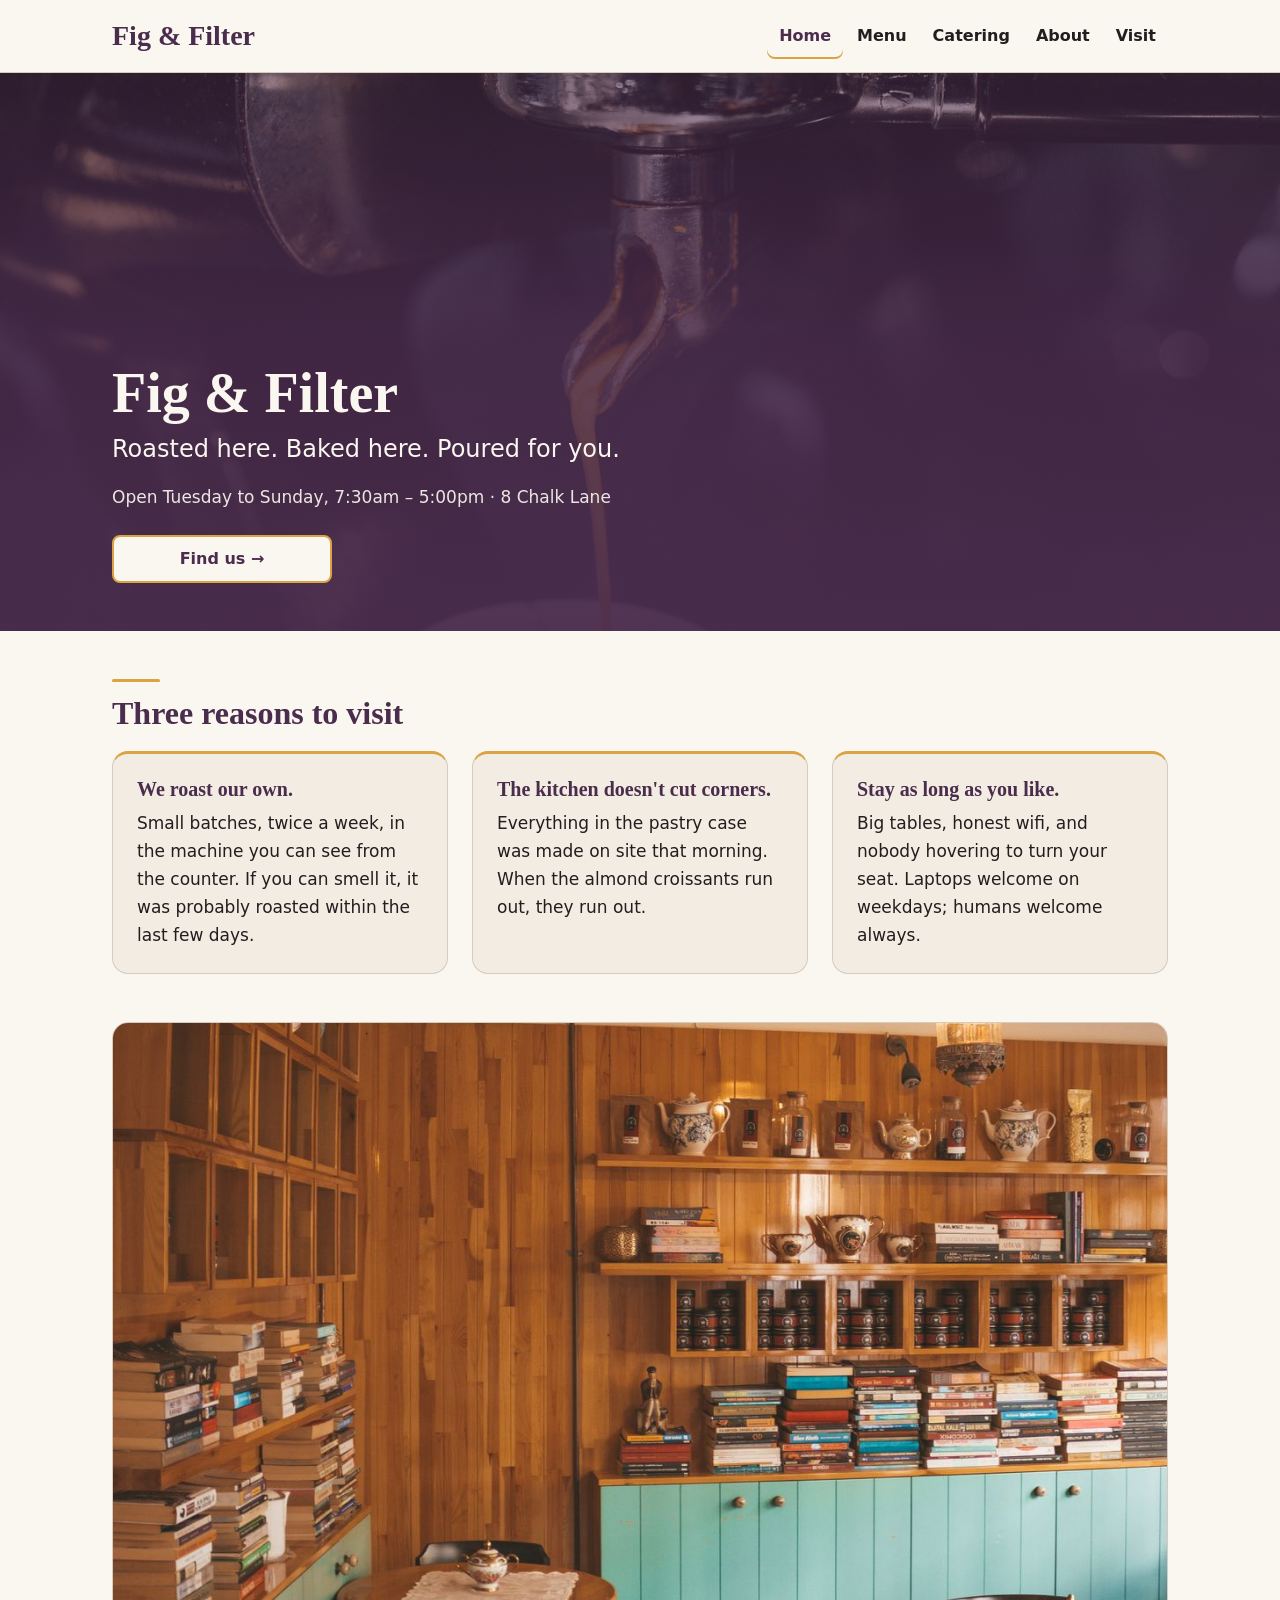
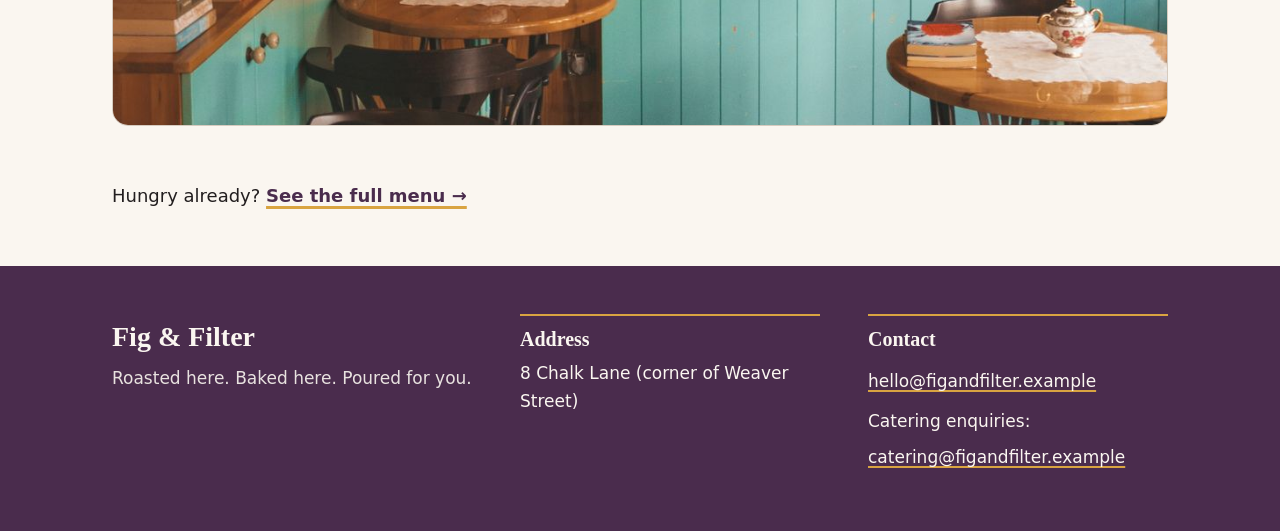
<file: index.html>
<!DOCTYPE html>
<html lang="en">
<head>
  <meta charset="utf-8">
  <meta name="viewport" content="width=device-width, initial-scale=1">
  <meta name="theme-color" content="#4A2C4D">
  <title>Fig &amp; Filter — Home</title>
  <link rel="stylesheet" href="styles.css">
</head>
<body>
  <a class="skip-link" href="#main">Skip to content</a>

  <header class="site-header">
    <div class="container header-inner">
      <a class="brand" href="index.html">Fig &amp; Filter</a>
      <button class="nav-toggle" type="button" aria-expanded="false" aria-controls="site-nav" aria-label="Open navigation">
        <span class="nav-toggle-box" aria-hidden="true">
          <span></span>
          <span></span>
          <span></span>
        </span>
      </button>
      <nav class="site-nav" id="site-nav" aria-label="Main">
        <ul>
          <li><a href="index.html" aria-current="page">Home</a></li>
          <li><a href="menu.html">Menu</a></li>
          <li><a href="catering.html">Catering</a></li>
          <li><a href="about.html">About</a></li>
          <li><a href="visit.html">Visit</a></li>
        </ul>
      </nav>
    </div>
  </header>

  <main id="main">
    <section class="hero" aria-labelledby="hero-title">
      <img class="hero-image" src="images/hero-espresso-pour.jpg" alt="Espresso pouring from the portafilter into a white cup at the Fig &amp; Filter counter" width="1600" height="900" fetchpriority="high">
      <div class="hero-scrim" aria-hidden="true"></div>
      <div class="container hero-content">
        <div class="hero-copy">
          <h1 id="hero-title">Fig &amp; Filter</h1>
          <p class="hero-tagline">Roasted here. Baked here. Poured for you.</p>
          <p class="hero-meta">Open Tuesday to Sunday, 7:30am – 5:00pm · 8 Chalk Lane</p>
          <a class="btn btn-primary btn-on-dark" href="visit.html">Find us →</a>
        </div>
      </div>
    </section>

    <section class="section" aria-labelledby="reasons-title">
      <div class="container">
        <h2 id="reasons-title">Three reasons to visit</h2>
        <div class="card-grid">
          <article class="card">
            <h3>We roast our own.</h3>
            <p>Small batches, twice a week, in the machine you can see from the counter. If you can smell it, it was probably roasted within the last few days.</p>
          </article>
          <article class="card">
            <h3>The kitchen doesn't cut corners.</h3>
            <p>Everything in the pastry case was made on site that morning. When the almond croissants run out, they run out.</p>
          </article>
          <article class="card">
            <h3>Stay as long as you like.</h3>
            <p>Big tables, honest wifi, and nobody hovering to turn your seat. Laptops welcome on weekdays; humans welcome always.</p>
          </article>
        </div>
      </div>
    </section>

    <figure class="container photo-band photo-3-2">
      <img src="images/interior-seating.jpg" alt="Wooden tables inside the café, surrounded by shelves of books and tea tins" width="1200" height="800">
    </figure>

    <section class="section teaser">
      <div class="container">
        <p>Hungry already? <a class="text-link" href="menu.html">See the full menu →</a></p>
      </div>
    </section>
  </main>

  <footer class="site-footer">
    <div class="container footer-grid">
      <div>
        <p class="footer-brand">Fig &amp; Filter</p>
        <p class="footer-tagline">Roasted here. Baked here. Poured for you.</p>
      </div>
      <div>
        <h2 class="footer-heading">Address</h2>
        <p>8 Chalk Lane (corner of Weaver Street)</p>
      </div>
      <div>
        <h2 class="footer-heading">Contact</h2>
        <p><a href="mailto:hello@figandfilter.example">hello@figandfilter.example</a></p>
        <p>Catering enquiries: <a href="mailto:catering@figandfilter.example">catering@figandfilter.example</a></p>
      </div>
    </div>
  </footer>

  <script>
    (function () {
      var toggle = document.querySelector('.nav-toggle');
      var nav = document.getElementById('site-nav');
      if (!toggle || !nav) return;

      function setOpen(open) {
        toggle.setAttribute('aria-expanded', String(open));
        toggle.setAttribute('aria-label', open ? 'Close navigation' : 'Open navigation');
        nav.classList.toggle('is-open', open);
      }

      toggle.addEventListener('click', function () {
        setOpen(toggle.getAttribute('aria-expanded') !== 'true');
      });

      document.addEventListener('keydown', function (event) {
        if (event.key === 'Escape' && toggle.getAttribute('aria-expanded') === 'true') {
          setOpen(false);
          toggle.focus();
        }
      });
    })();
  </script>
</body>
</html>
</file>
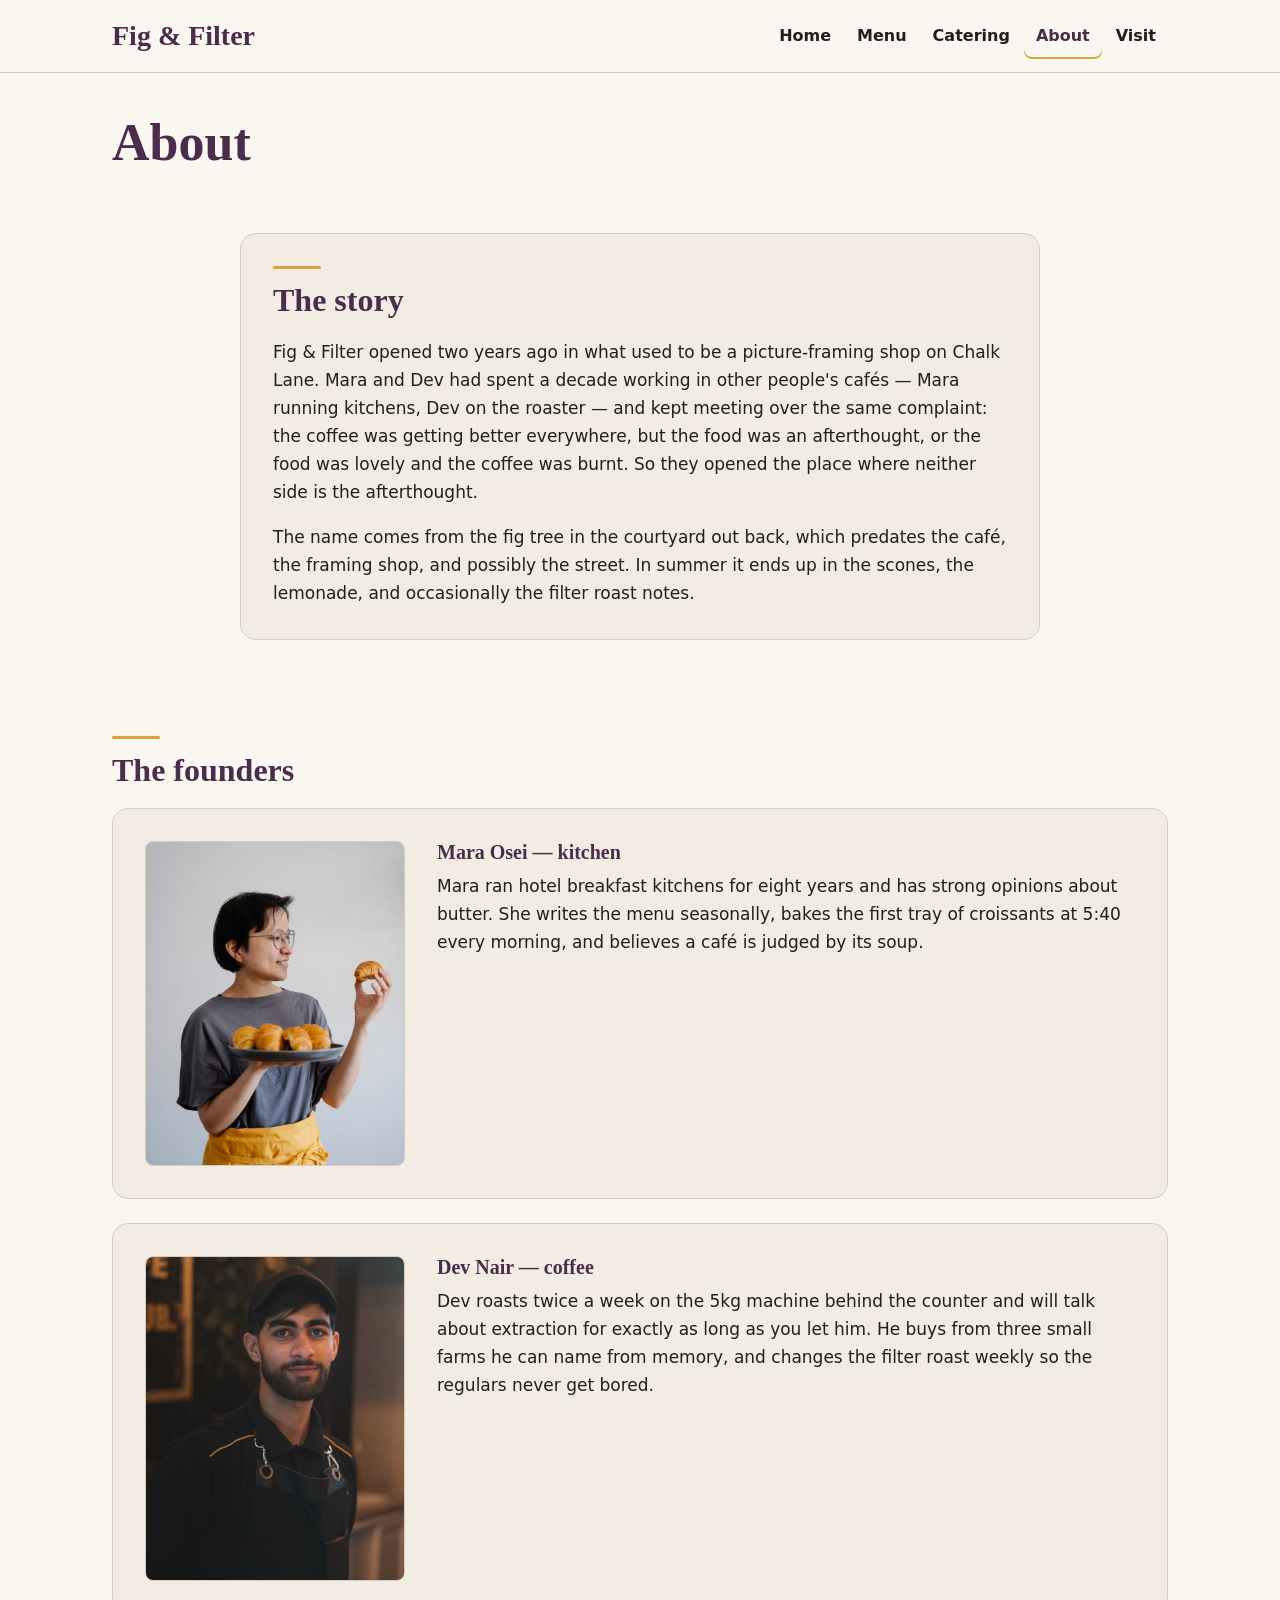
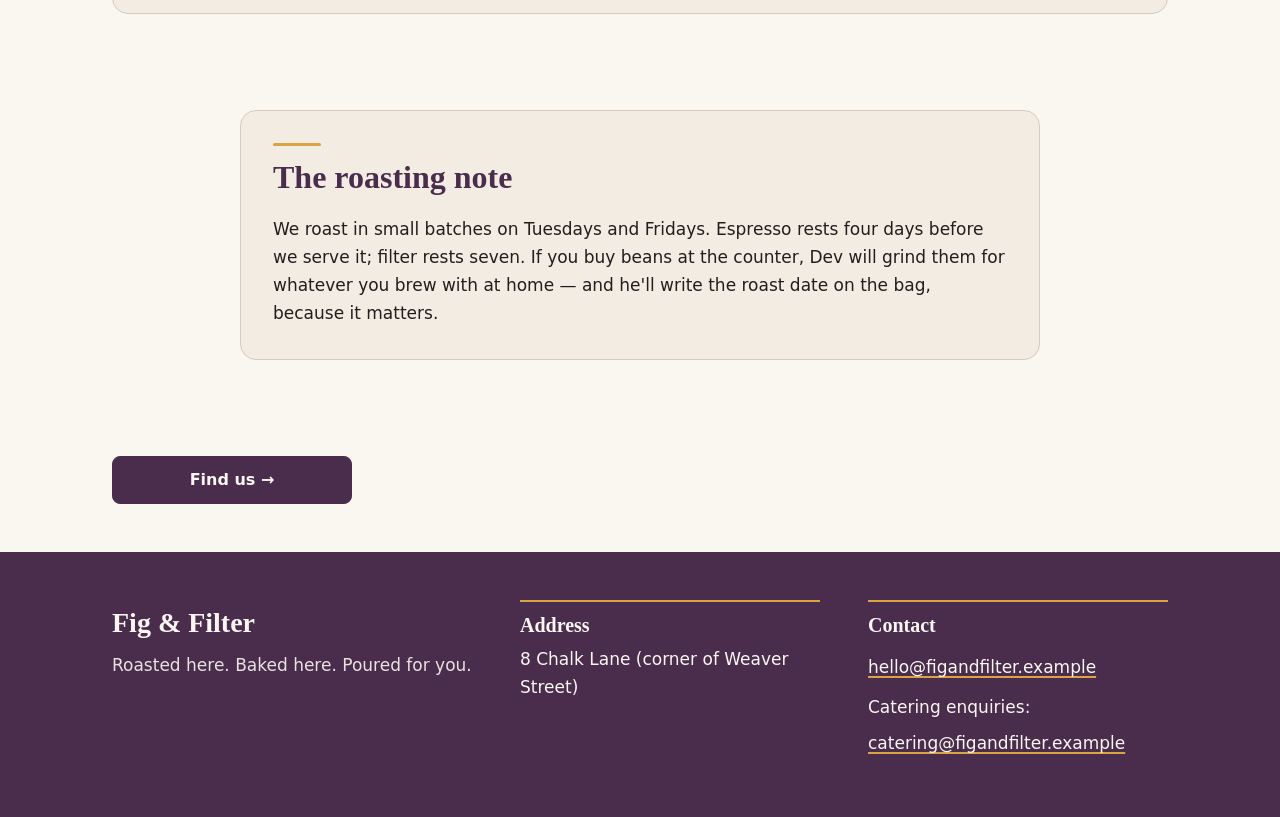
<file: about.html>
<!DOCTYPE html>
<html lang="en">
<head>
  <meta charset="utf-8">
  <meta name="viewport" content="width=device-width, initial-scale=1">
  <meta name="theme-color" content="#4A2C4D">
  <title>Fig &amp; Filter — About</title>
  <link rel="stylesheet" href="styles.css">
</head>
<body>
  <a class="skip-link" href="#main">Skip to content</a>

  <header class="site-header">
    <div class="container header-inner">
      <a class="brand" href="index.html">Fig &amp; Filter</a>
      <button class="nav-toggle" type="button" aria-expanded="false" aria-controls="site-nav" aria-label="Open navigation">
        <span class="nav-toggle-box" aria-hidden="true">
          <span></span>
          <span></span>
          <span></span>
        </span>
      </button>
      <nav class="site-nav" id="site-nav" aria-label="Main">
        <ul>
          <li><a href="index.html">Home</a></li>
          <li><a href="menu.html">Menu</a></li>
          <li><a href="catering.html">Catering</a></li>
          <li><a href="about.html" aria-current="page">About</a></li>
          <li><a href="visit.html">Visit</a></li>
        </ul>
      </nav>
    </div>
  </header>

  <main id="main">
    <section class="section page-intro" aria-labelledby="page-title">
      <div class="container">
        <h1 id="page-title">About</h1>
      </div>
    </section>

    <section class="section" aria-labelledby="story-title">
      <div class="container">
        <div class="prose-panel">
          <h2 id="story-title">The story</h2>
          <p>Fig &amp; Filter opened two years ago in what used to be a picture-framing shop on Chalk Lane. Mara and Dev had spent a decade working in other people's cafés — Mara running kitchens, Dev on the roaster — and kept meeting over the same complaint: the coffee was getting better everywhere, but the food was an afterthought, or the food was lovely and the coffee was burnt. So they opened the place where neither side is the afterthought.</p>
          <p>The name comes from the fig tree in the courtyard out back, which predates the café, the framing shop, and possibly the street. In summer it ends up in the scones, the lemonade, and occasionally the filter roast notes.</p>
        </div>
      </div>
    </section>

    <section class="section" aria-labelledby="founders-title">
      <div class="container">
        <h2 id="founders-title">The founders</h2>
        <div class="founder-list">
          <article class="founder">
            <img src="images/founder-mara.jpg" alt="Mara Osei holding a plate of freshly baked croissants" width="800" height="1000">
            <div>
              <h3>Mara Osei — kitchen</h3>
              <p>Mara ran hotel breakfast kitchens for eight years and has strong opinions about butter. She writes the menu seasonally, bakes the first tray of croissants at 5:40 every morning, and believes a café is judged by its soup.</p>
            </div>
          </article>

          <article class="founder">
            <img src="images/founder-dev.jpg" alt="Dev Nair in his cap and apron behind the counter" width="800" height="1000">
            <div>
              <h3>Dev Nair — coffee</h3>
              <p>Dev roasts twice a week on the 5kg machine behind the counter and will talk about extraction for exactly as long as you let him. He buys from three small farms he can name from memory, and changes the filter roast weekly so the regulars never get bored.</p>
            </div>
          </article>
        </div>
      </div>
    </section>

    <section class="section" aria-labelledby="roasting-title">
      <div class="container">
        <div class="prose-panel">
          <h2 id="roasting-title">The roasting note</h2>
          <p>We roast in small batches on Tuesdays and Fridays. Espresso rests four days before we serve it; filter rests seven. If you buy beans at the counter, Dev will grind them for whatever you brew with at home — and he'll write the roast date on the bag, because it matters.</p>
        </div>
      </div>
    </section>

    <section class="section">
      <div class="container cta-row">
        <a class="btn btn-primary" href="visit.html">Find us →</a>
      </div>
    </section>
  </main>

  <footer class="site-footer">
    <div class="container footer-grid">
      <div>
        <p class="footer-brand">Fig &amp; Filter</p>
        <p class="footer-tagline">Roasted here. Baked here. Poured for you.</p>
      </div>
      <div>
        <h2 class="footer-heading">Address</h2>
        <p>8 Chalk Lane (corner of Weaver Street)</p>
      </div>
      <div>
        <h2 class="footer-heading">Contact</h2>
        <p><a href="mailto:hello@figandfilter.example">hello@figandfilter.example</a></p>
        <p>Catering enquiries: <a href="mailto:catering@figandfilter.example">catering@figandfilter.example</a></p>
      </div>
    </div>
  </footer>

  <script>
    (function () {
      var toggle = document.querySelector('.nav-toggle');
      var nav = document.getElementById('site-nav');
      if (!toggle || !nav) return;

      function setOpen(open) {
        toggle.setAttribute('aria-expanded', String(open));
        toggle.setAttribute('aria-label', open ? 'Close navigation' : 'Open navigation');
        nav.classList.toggle('is-open', open);
      }

      toggle.addEventListener('click', function () {
        setOpen(toggle.getAttribute('aria-expanded') !== 'true');
      });

      document.addEventListener('keydown', function (event) {
        if (event.key === 'Escape' && toggle.getAttribute('aria-expanded') === 'true') {
          setOpen(false);
          toggle.focus();
        }
      });
    })();
  </script>
</body>
</html>
</file>
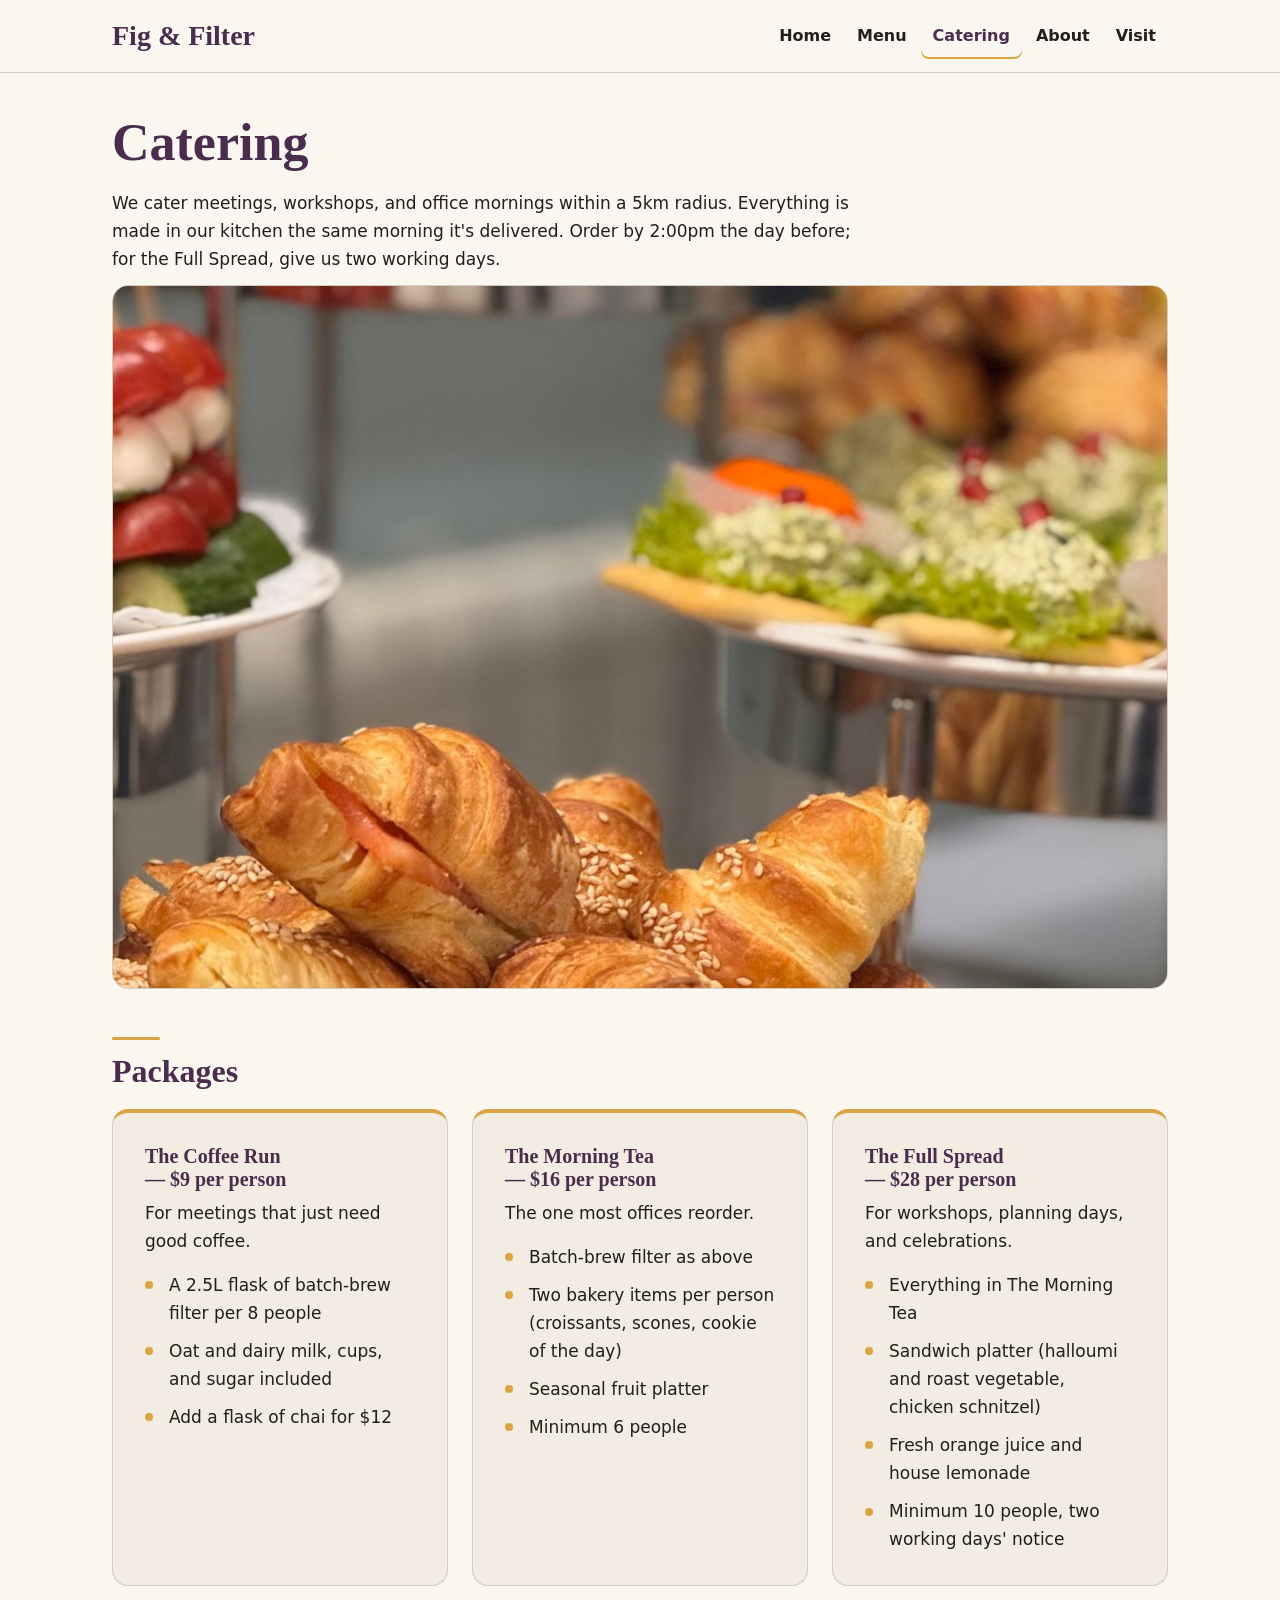
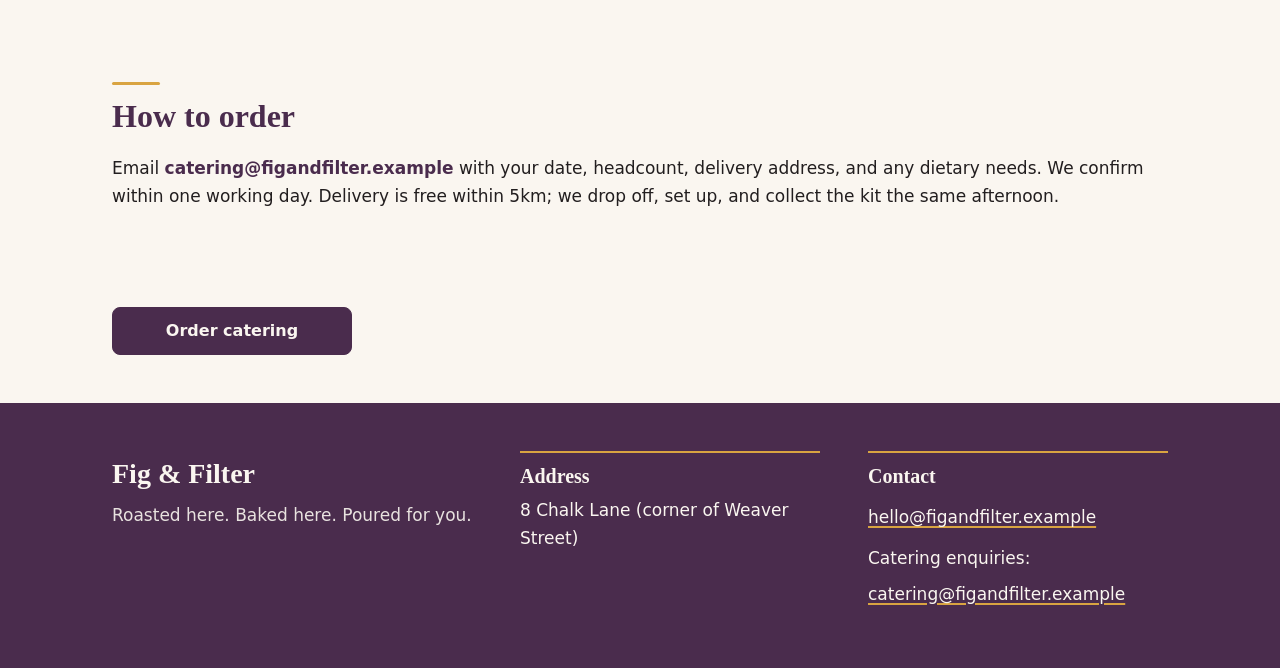
<file: catering.html>
<!DOCTYPE html>
<html lang="en">
<head>
  <meta charset="utf-8">
  <meta name="viewport" content="width=device-width, initial-scale=1">
  <meta name="theme-color" content="#4A2C4D">
  <title>Fig &amp; Filter — Catering</title>
  <link rel="stylesheet" href="styles.css">
</head>
<body>
  <a class="skip-link" href="#main">Skip to content</a>

  <header class="site-header">
    <div class="container header-inner">
      <a class="brand" href="index.html">Fig &amp; Filter</a>
      <button class="nav-toggle" type="button" aria-expanded="false" aria-controls="site-nav" aria-label="Open navigation">
        <span class="nav-toggle-box" aria-hidden="true">
          <span></span>
          <span></span>
          <span></span>
        </span>
      </button>
      <nav class="site-nav" id="site-nav" aria-label="Main">
        <ul>
          <li><a href="index.html">Home</a></li>
          <li><a href="menu.html">Menu</a></li>
          <li><a href="catering.html" aria-current="page">Catering</a></li>
          <li><a href="about.html">About</a></li>
          <li><a href="visit.html">Visit</a></li>
        </ul>
      </nav>
    </div>
  </header>

  <main id="main">
    <section class="section page-intro" aria-labelledby="page-title">
      <div class="container">
        <h1 id="page-title">Catering</h1>
        <p class="lede">We cater meetings, workshops, and office mornings within a 5km radius. Everything is made in our kitchen the same morning it's delivered. Order by 2:00pm the day before; for the Full Spread, give us two working days.</p>
      </div>
    </section>

    <figure class="container photo-band photo-3-2">
      <img src="images/catering-spread.jpg" alt="A catering spread of filled croissants and canapés on serving stands" width="1200" height="800">
    </figure>

    <section class="section" aria-labelledby="packages-title">
      <div class="container">
        <h2 id="packages-title">Packages</h2>
        <div class="package-grid">
          <article class="package">
            <h3>The Coffee Run — $9 per person</h3>
            <p>For meetings that just need good coffee.</p>
            <ul>
              <li>A 2.5L flask of batch-brew filter per 8 people</li>
              <li>Oat and dairy milk, cups, and sugar included</li>
              <li>Add a flask of chai for $12</li>
            </ul>
          </article>

          <article class="package">
            <h3>The Morning Tea — $16 per person</h3>
            <p>The one most offices reorder.</p>
            <ul>
              <li>Batch-brew filter as above</li>
              <li>Two bakery items per person (croissants, scones, cookie of the day)</li>
              <li>Seasonal fruit platter</li>
              <li>Minimum 6 people</li>
            </ul>
          </article>

          <article class="package">
            <h3>The Full Spread — $28 per person</h3>
            <p>For workshops, planning days, and celebrations.</p>
            <ul>
              <li>Everything in The Morning Tea</li>
              <li>Sandwich platter (halloumi and roast vegetable, chicken schnitzel)</li>
              <li>Fresh orange juice and house lemonade</li>
              <li>Minimum 10 people, two working days' notice</li>
            </ul>
          </article>
        </div>
      </div>
    </section>

    <section class="section" aria-labelledby="order-title">
      <div class="container">
        <h2 id="order-title">How to order</h2>
        <p>Email <strong>catering@figandfilter.example</strong> with your date, headcount, delivery address, and any dietary needs. We confirm within one working day. Delivery is free within 5km; we drop off, set up, and collect the kit the same afternoon.</p>
      </div>
    </section>

    <section class="section">
      <div class="container cta-row">
        <a class="btn btn-primary" href="mailto:catering@figandfilter.example">Order catering</a>
      </div>
    </section>
  </main>

  <footer class="site-footer">
    <div class="container footer-grid">
      <div>
        <p class="footer-brand">Fig &amp; Filter</p>
        <p class="footer-tagline">Roasted here. Baked here. Poured for you.</p>
      </div>
      <div>
        <h2 class="footer-heading">Address</h2>
        <p>8 Chalk Lane (corner of Weaver Street)</p>
      </div>
      <div>
        <h2 class="footer-heading">Contact</h2>
        <p><a href="mailto:hello@figandfilter.example">hello@figandfilter.example</a></p>
        <p>Catering enquiries: <a href="mailto:catering@figandfilter.example">catering@figandfilter.example</a></p>
      </div>
    </div>
  </footer>

  <script>
    (function () {
      var toggle = document.querySelector('.nav-toggle');
      var nav = document.getElementById('site-nav');
      if (!toggle || !nav) return;

      function setOpen(open) {
        toggle.setAttribute('aria-expanded', String(open));
        toggle.setAttribute('aria-label', open ? 'Close navigation' : 'Open navigation');
        nav.classList.toggle('is-open', open);
      }

      toggle.addEventListener('click', function () {
        setOpen(toggle.getAttribute('aria-expanded') !== 'true');
      });

      document.addEventListener('keydown', function (event) {
        if (event.key === 'Escape' && toggle.getAttribute('aria-expanded') === 'true') {
          setOpen(false);
          toggle.focus();
        }
      });
    })();
  </script>
</body>
</html>
</file>
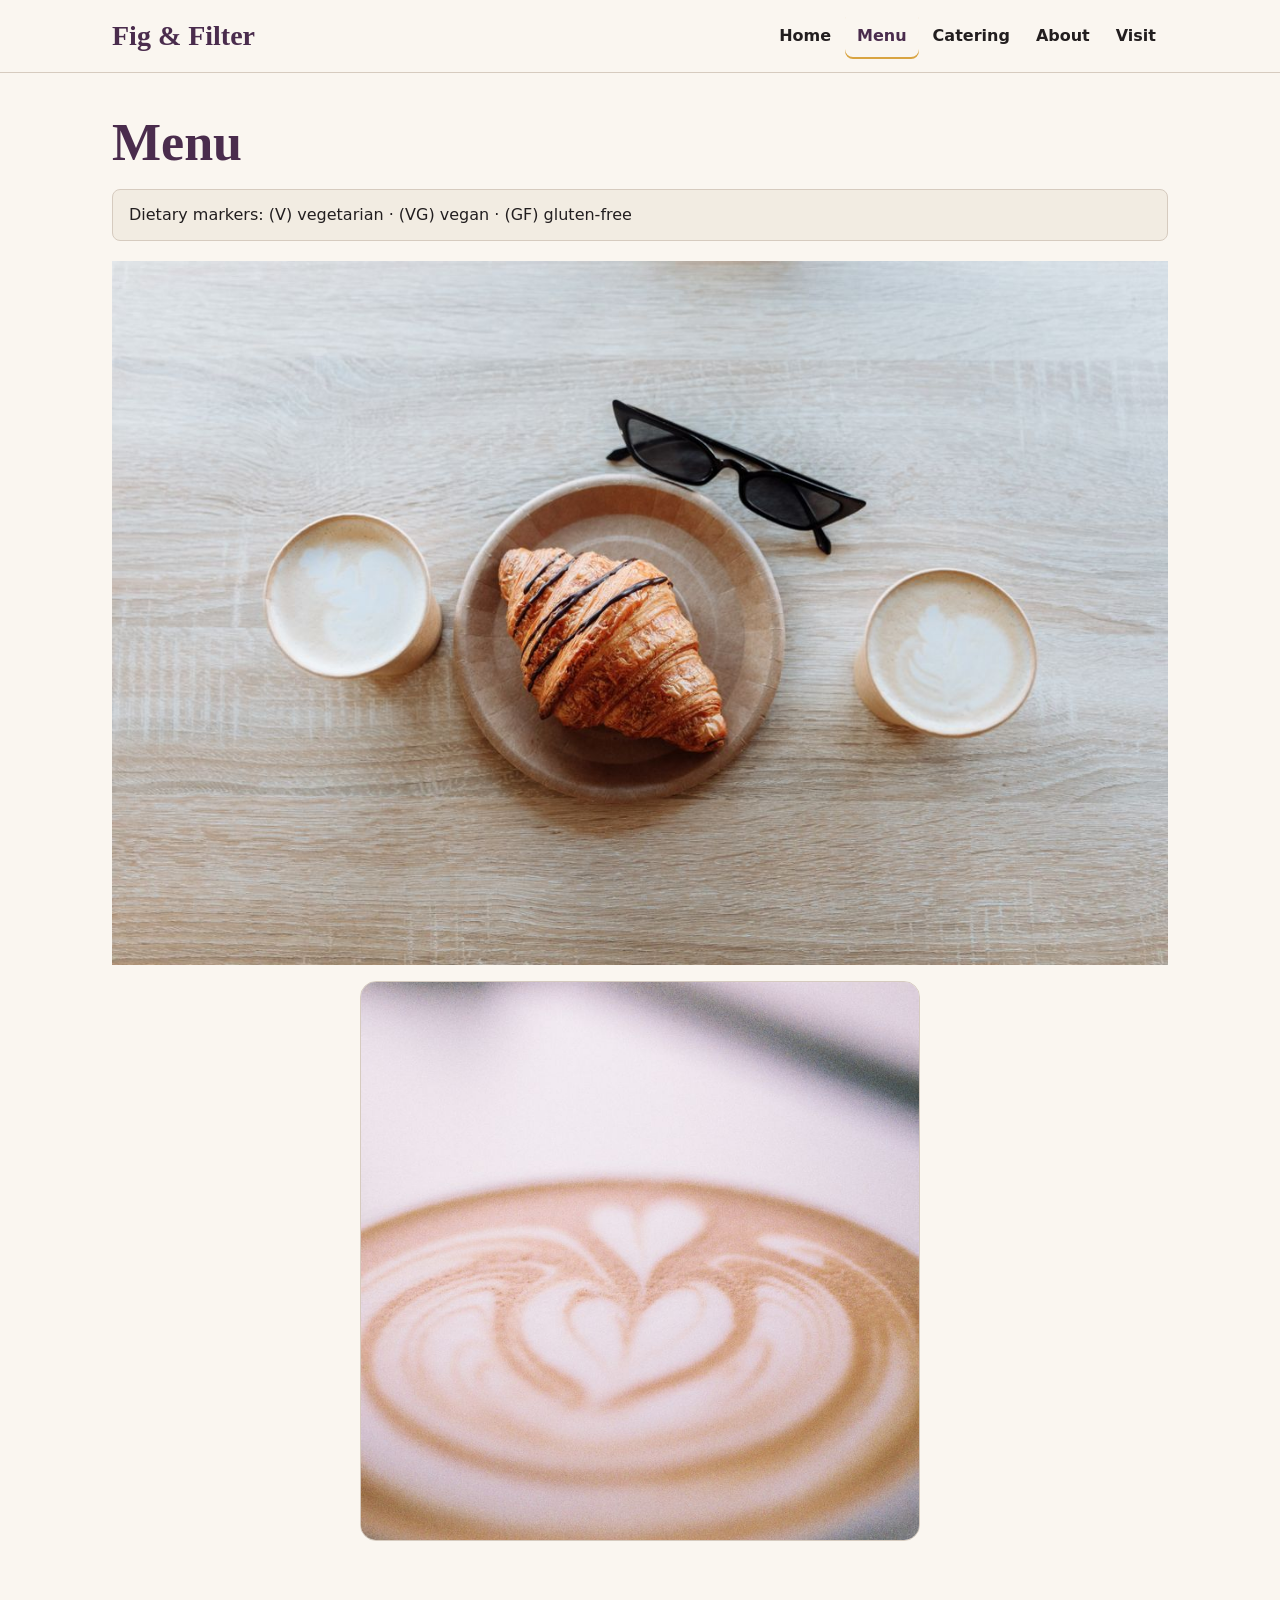
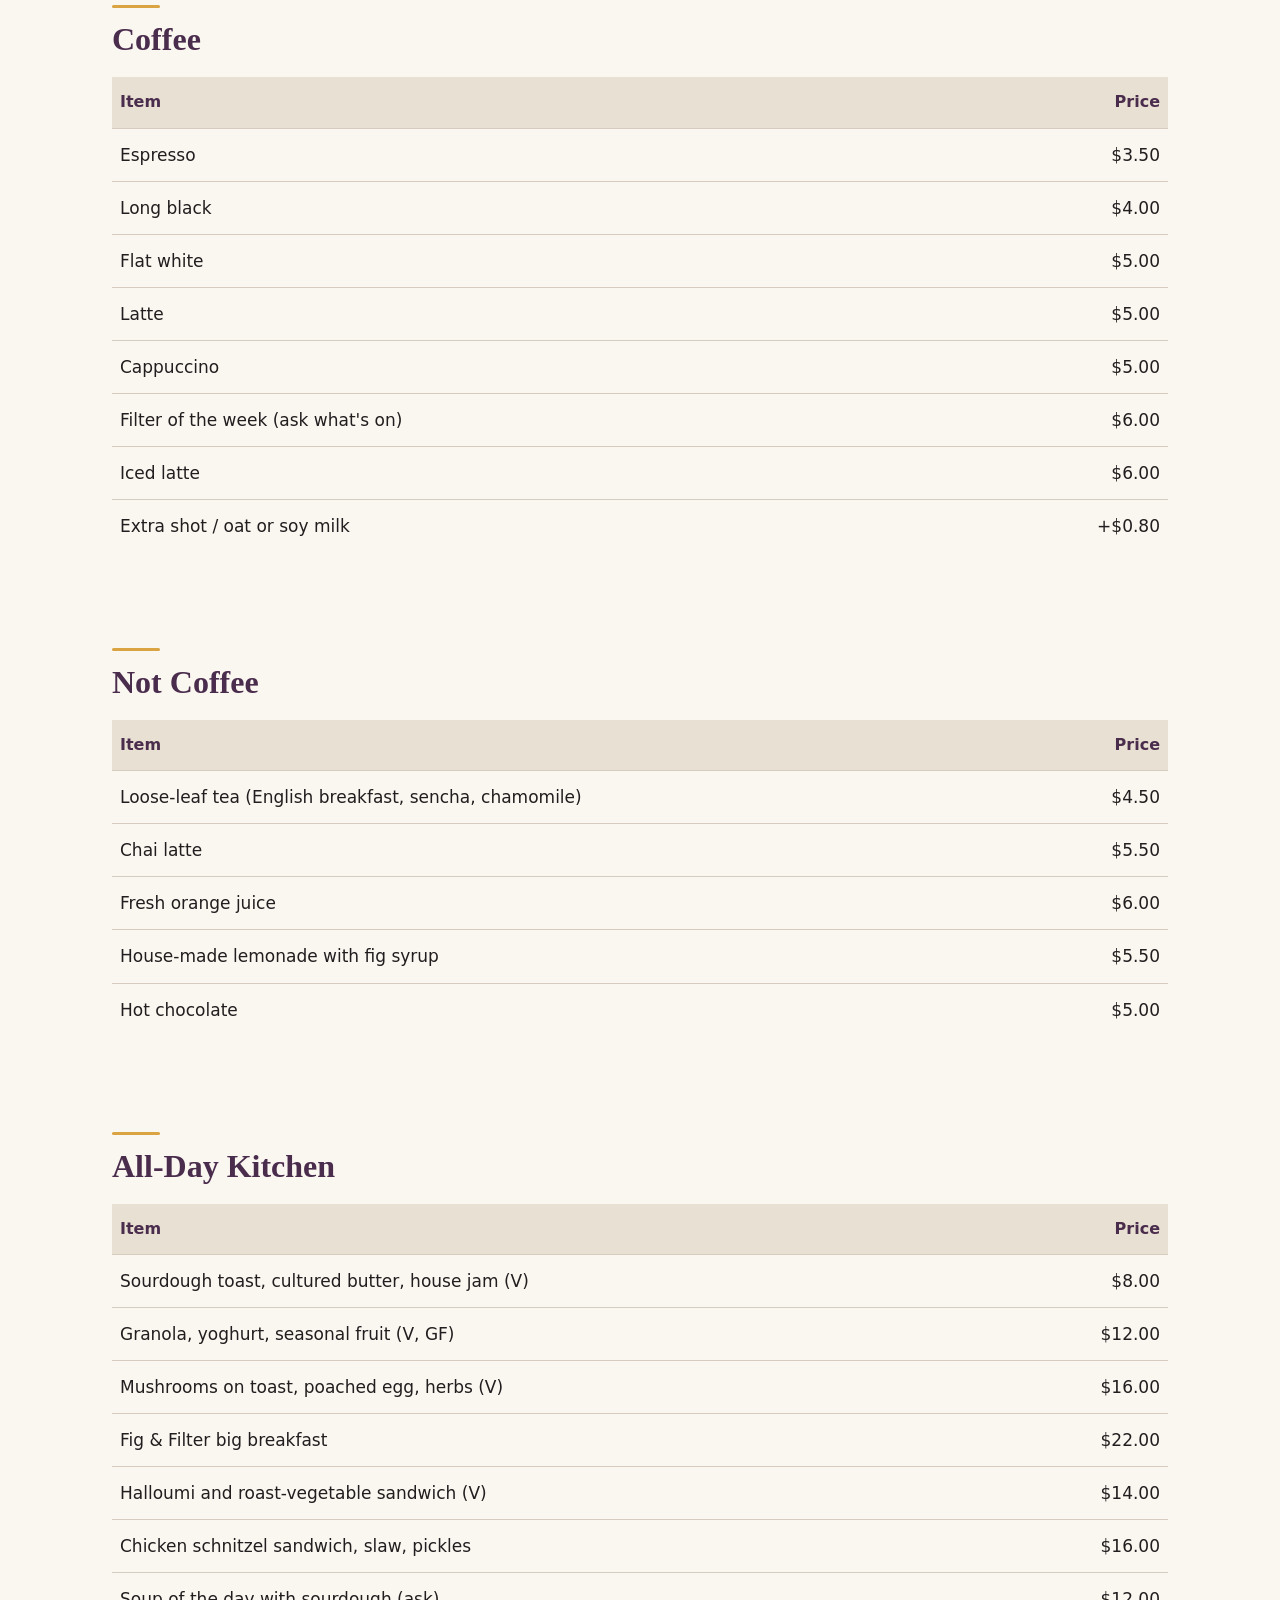
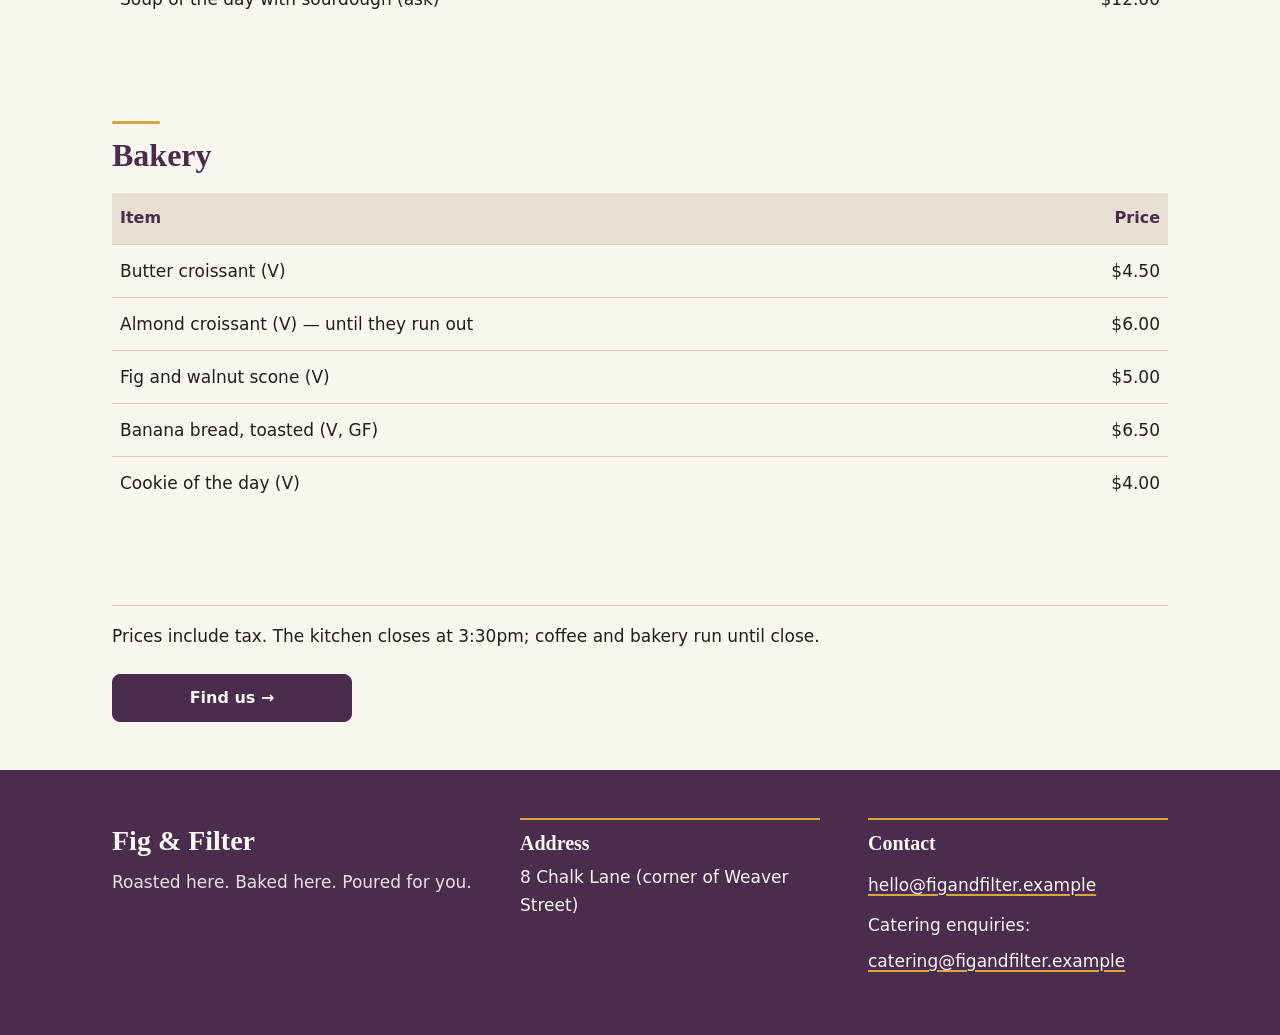
<file: menu.html>
<!DOCTYPE html>
<html lang="en">
<head>
  <meta charset="utf-8">
  <meta name="viewport" content="width=device-width, initial-scale=1">
  <meta name="theme-color" content="#4A2C4D">
  <title>Fig &amp; Filter — Menu</title>
  <link rel="stylesheet" href="styles.css">
</head>
<body>
  <a class="skip-link" href="#main">Skip to content</a>

  <header class="site-header">
    <div class="container header-inner">
      <a class="brand" href="index.html">Fig &amp; Filter</a>
      <button class="nav-toggle" type="button" aria-expanded="false" aria-controls="site-nav" aria-label="Open navigation">
        <span class="nav-toggle-box" aria-hidden="true">
          <span></span>
          <span></span>
          <span></span>
        </span>
      </button>
      <nav class="site-nav" id="site-nav" aria-label="Main">
        <ul>
          <li><a href="index.html">Home</a></li>
          <li><a href="menu.html" aria-current="page">Menu</a></li>
          <li><a href="catering.html">Catering</a></li>
          <li><a href="about.html">About</a></li>
          <li><a href="visit.html">Visit</a></li>
        </ul>
      </nav>
    </div>
  </header>

  <main id="main">
    <section class="section page-intro" aria-labelledby="page-title">
      <div class="container">
        <h1 id="page-title">Menu</h1>
        <p class="dietary-note">Dietary markers: (V) vegetarian · (VG) vegan · (GF) gluten-free</p>
      </div>
    </section>

    <div class="container photo-stack">
      <figure class="photo-3-2">
        <img src="images/menu-flatlay.jpg" alt="A croissant and two lattes on a wooden table, seen from above" width="1200" height="800">
      </figure>
      <figure class="photo-square">
        <img src="images/latte-art.jpg" alt="Close-up of heart-shaped latte art in a Fig &amp; Filter cup" width="800" height="800">
      </figure>
    </div>

    <section class="section" aria-labelledby="coffee-title">
      <div class="container">
        <h2 id="coffee-title">Coffee</h2>
        <table class="menu-table" aria-labelledby="coffee-title">
          <thead>
            <tr>
              <th scope="col">Item</th>
              <th scope="col">Price</th>
            </tr>
          </thead>
          <tbody>
            <tr><td>Espresso</td><td>$3.50</td></tr>
            <tr><td>Long black</td><td>$4.00</td></tr>
            <tr><td>Flat white</td><td>$5.00</td></tr>
            <tr><td>Latte</td><td>$5.00</td></tr>
            <tr><td>Cappuccino</td><td>$5.00</td></tr>
            <tr><td>Filter of the week (ask what's on)</td><td>$6.00</td></tr>
            <tr><td>Iced latte</td><td>$6.00</td></tr>
            <tr><td>Extra shot / oat or soy milk</td><td>+$0.80</td></tr>
          </tbody>
        </table>
      </div>
    </section>

    <section class="section" aria-labelledby="not-coffee-title">
      <div class="container">
        <h2 id="not-coffee-title">Not Coffee</h2>
        <table class="menu-table" aria-labelledby="not-coffee-title">
          <thead>
            <tr>
              <th scope="col">Item</th>
              <th scope="col">Price</th>
            </tr>
          </thead>
          <tbody>
            <tr><td>Loose-leaf tea (English breakfast, sencha, chamomile)</td><td>$4.50</td></tr>
            <tr><td>Chai latte</td><td>$5.50</td></tr>
            <tr><td>Fresh orange juice</td><td>$6.00</td></tr>
            <tr><td>House-made lemonade with fig syrup</td><td>$5.50</td></tr>
            <tr><td>Hot chocolate</td><td>$5.00</td></tr>
          </tbody>
        </table>
      </div>
    </section>

    <section class="section" aria-labelledby="kitchen-title">
      <div class="container">
        <h2 id="kitchen-title">All-Day Kitchen</h2>
        <table class="menu-table" aria-labelledby="kitchen-title">
          <thead>
            <tr>
              <th scope="col">Item</th>
              <th scope="col">Price</th>
            </tr>
          </thead>
          <tbody>
            <tr><td>Sourdough toast, cultured butter, house jam (V)</td><td>$8.00</td></tr>
            <tr><td>Granola, yoghurt, seasonal fruit (V, GF)</td><td>$12.00</td></tr>
            <tr><td>Mushrooms on toast, poached egg, herbs (V)</td><td>$16.00</td></tr>
            <tr><td>Fig &amp; Filter big breakfast</td><td>$22.00</td></tr>
            <tr><td>Halloumi and roast-vegetable sandwich (V)</td><td>$14.00</td></tr>
            <tr><td>Chicken schnitzel sandwich, slaw, pickles</td><td>$16.00</td></tr>
            <tr><td>Soup of the day with sourdough (ask)</td><td>$12.00</td></tr>
          </tbody>
        </table>
      </div>
    </section>

    <section class="section" aria-labelledby="bakery-title">
      <div class="container">
        <h2 id="bakery-title">Bakery</h2>
        <table class="menu-table" aria-labelledby="bakery-title">
          <thead>
            <tr>
              <th scope="col">Item</th>
              <th scope="col">Price</th>
            </tr>
          </thead>
          <tbody>
            <tr><td>Butter croissant (V)</td><td>$4.50</td></tr>
            <tr><td>Almond croissant (V) — until they run out</td><td>$6.00</td></tr>
            <tr><td>Fig and walnut scone (V)</td><td>$5.00</td></tr>
            <tr><td>Banana bread, toasted (V, GF)</td><td>$6.50</td></tr>
            <tr><td>Cookie of the day (V)</td><td>$4.00</td></tr>
          </tbody>
        </table>
      </div>
    </section>

    <section class="section menu-end">
      <div class="container">
        <p class="footnote">Prices include tax. The kitchen closes at 3:30pm; coffee and bakery run until close.</p>
        <div class="cta-row">
          <a class="btn btn-primary" href="visit.html">Find us →</a>
        </div>
      </div>
    </section>
  </main>

  <footer class="site-footer">
    <div class="container footer-grid">
      <div>
        <p class="footer-brand">Fig &amp; Filter</p>
        <p class="footer-tagline">Roasted here. Baked here. Poured for you.</p>
      </div>
      <div>
        <h2 class="footer-heading">Address</h2>
        <p>8 Chalk Lane (corner of Weaver Street)</p>
      </div>
      <div>
        <h2 class="footer-heading">Contact</h2>
        <p><a href="mailto:hello@figandfilter.example">hello@figandfilter.example</a></p>
        <p>Catering enquiries: <a href="mailto:catering@figandfilter.example">catering@figandfilter.example</a></p>
      </div>
    </div>
  </footer>

  <script>
    (function () {
      var toggle = document.querySelector('.nav-toggle');
      var nav = document.getElementById('site-nav');
      if (!toggle || !nav) return;

      function setOpen(open) {
        toggle.setAttribute('aria-expanded', String(open));
        toggle.setAttribute('aria-label', open ? 'Close navigation' : 'Open navigation');
        nav.classList.toggle('is-open', open);
      }

      toggle.addEventListener('click', function () {
        setOpen(toggle.getAttribute('aria-expanded') !== 'true');
      });

      document.addEventListener('keydown', function (event) {
        if (event.key === 'Escape' && toggle.getAttribute('aria-expanded') === 'true') {
          setOpen(false);
          toggle.focus();
        }
      });
    })();
  </script>
</body>
</html>
</file>
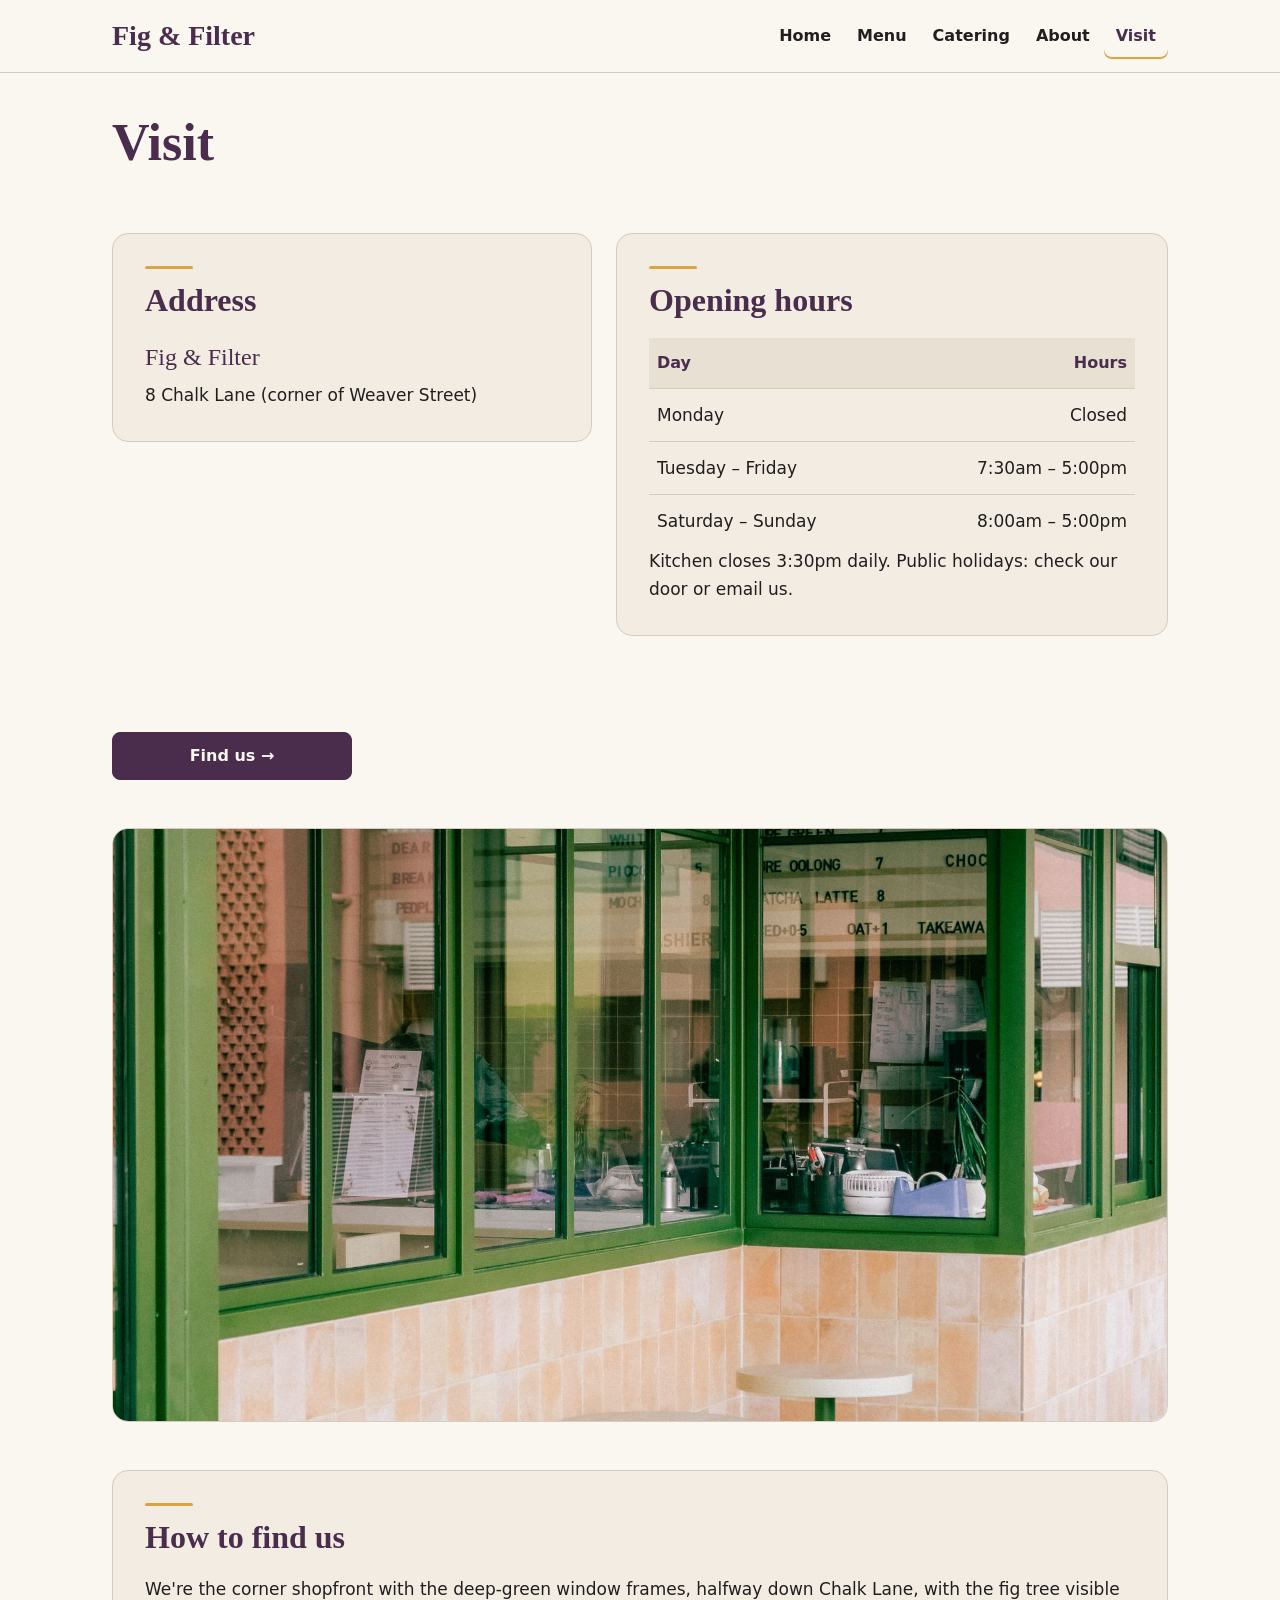
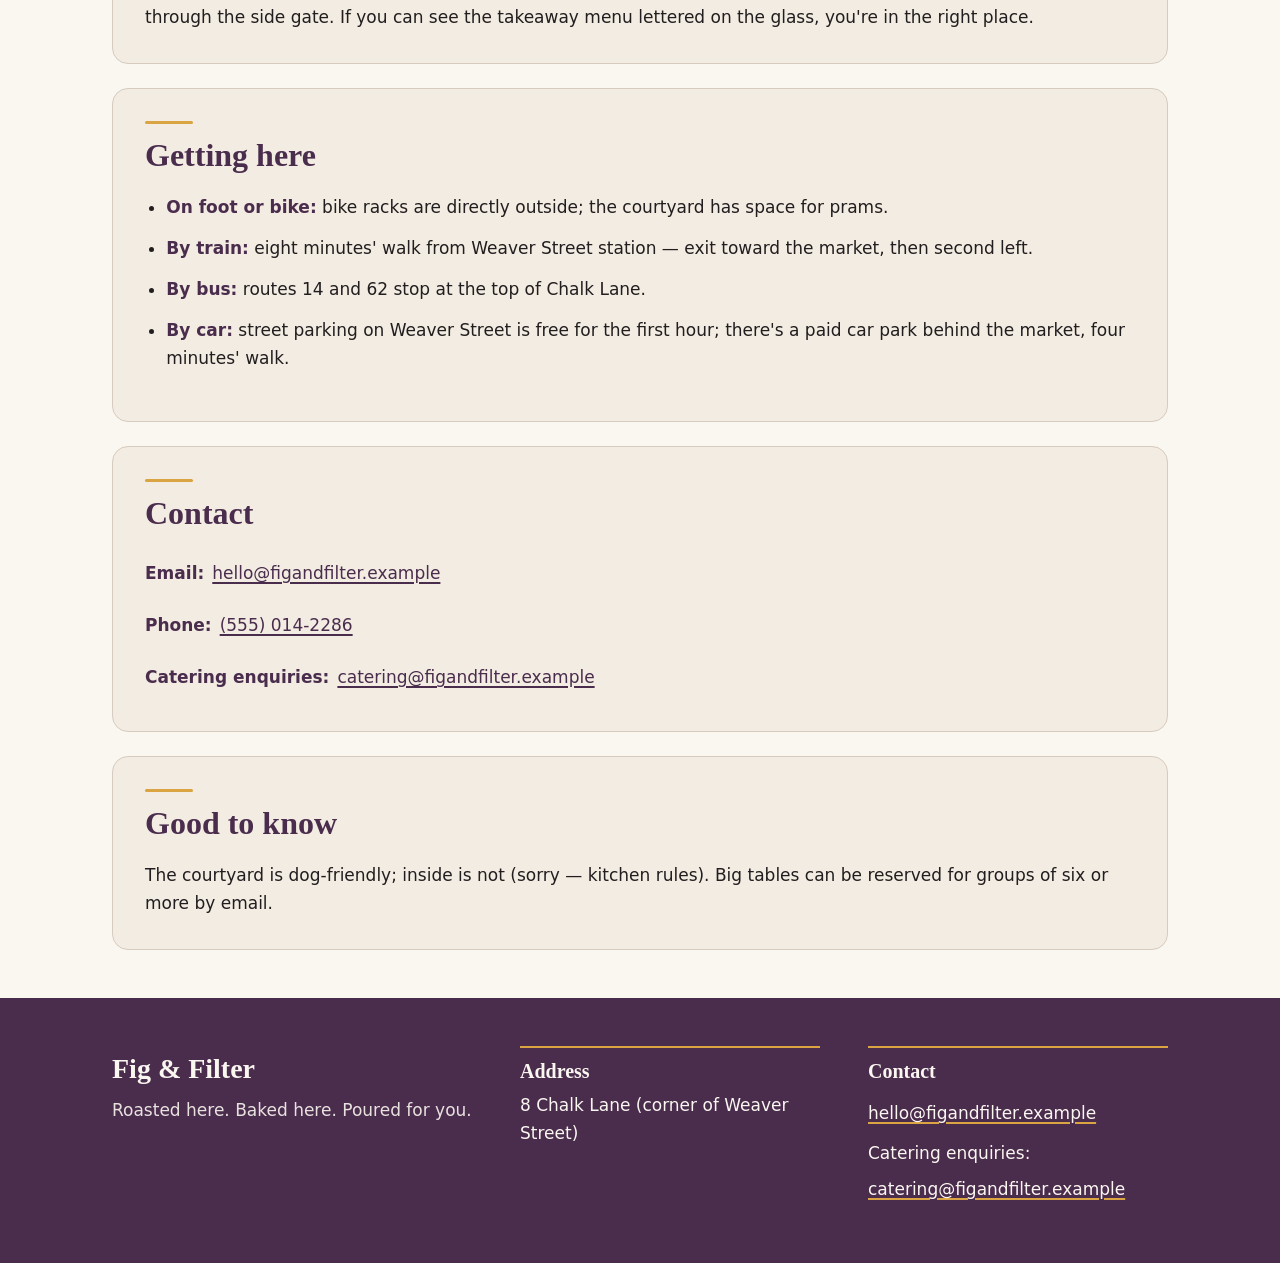
<file: visit.html>
<!DOCTYPE html>
<html lang="en">
<head>
  <meta charset="utf-8">
  <meta name="viewport" content="width=device-width, initial-scale=1">
  <meta name="theme-color" content="#4A2C4D">
  <title>Fig &amp; Filter — Visit</title>
  <link rel="stylesheet" href="styles.css">
</head>
<body>
  <a class="skip-link" href="#main">Skip to content</a>

  <header class="site-header">
    <div class="container header-inner">
      <a class="brand" href="index.html">Fig &amp; Filter</a>
      <button class="nav-toggle" type="button" aria-expanded="false" aria-controls="site-nav" aria-label="Open navigation">
        <span class="nav-toggle-box" aria-hidden="true">
          <span></span>
          <span></span>
          <span></span>
        </span>
      </button>
      <nav class="site-nav" id="site-nav" aria-label="Main">
        <ul>
          <li><a href="index.html">Home</a></li>
          <li><a href="menu.html">Menu</a></li>
          <li><a href="catering.html">Catering</a></li>
          <li><a href="about.html">About</a></li>
          <li><a href="visit.html" aria-current="page">Visit</a></li>
        </ul>
      </nav>
    </div>
  </header>

  <main id="main">
    <section class="section page-intro" aria-labelledby="page-title">
      <div class="container">
        <h1 id="page-title">Visit</h1>
      </div>
    </section>

    <section class="section">
      <div class="container visit-grid">
        <div class="visit-card">
          <h2 id="address-title">Address</h2>
          <p class="address-name">Fig &amp; Filter</p>
          <p>8 Chalk Lane (corner of Weaver Street)</p>
        </div>

        <div class="visit-card">
          <h2 id="hours-title">Opening hours</h2>
          <table class="hours-table" aria-labelledby="hours-title">
            <thead>
              <tr>
                <th scope="col">Day</th>
                <th scope="col">Hours</th>
              </tr>
            </thead>
            <tbody>
              <tr><td>Monday</td><td>Closed</td></tr>
              <tr><td>Tuesday – Friday</td><td>7:30am – 5:00pm</td></tr>
              <tr><td>Saturday – Sunday</td><td>8:00am – 5:00pm</td></tr>
            </tbody>
          </table>
          <p>Kitchen closes 3:30pm daily. Public holidays: check our door or email us.</p>
        </div>
      </div>
    </section>

    <section class="section">
      <div class="container cta-row">
        <a class="btn btn-primary" href="https://maps.google.com/?q=8+Chalk+Lane" target="_blank" rel="noopener noreferrer">Find us →</a>
      </div>
    </section>

    <figure class="container photo-band">
      <img src="images/storefront.jpg" alt="The Fig &amp; Filter corner shopfront with deep-green window frames and a pavement table" width="1600" height="900">
    </figure>

    <section class="section">
      <div class="container panel-stack">
        <div class="panel">
          <h2 id="find-us-title">How to find us</h2>
          <p>We're the corner shopfront with the deep-green window frames, halfway down Chalk Lane, with the fig tree visible through the side gate. If you can see the takeaway menu lettered on the glass, you're in the right place.</p>
        </div>

        <div class="panel">
          <h2 id="getting-here-title">Getting here</h2>
          <ul class="info-list">
            <li><strong>On foot or bike:</strong> bike racks are directly outside; the courtyard has space for prams.</li>
            <li><strong>By train:</strong> eight minutes' walk from Weaver Street station — exit toward the market, then second left.</li>
            <li><strong>By bus:</strong> routes 14 and 62 stop at the top of Chalk Lane.</li>
            <li><strong>By car:</strong> street parking on Weaver Street is free for the first hour; there's a paid car park behind the market, four minutes' walk.</li>
          </ul>
        </div>

        <div class="panel">
          <h2 id="contact-title">Contact</h2>
          <ul class="contact-list">
            <li><strong>Email:</strong> <a href="mailto:hello@figandfilter.example">hello@figandfilter.example</a></li>
            <li><strong>Phone:</strong> <a href="tel:+15550142286">(555) 014-2286</a></li>
            <li><strong>Catering enquiries:</strong> <a href="mailto:catering@figandfilter.example">catering@figandfilter.example</a></li>
          </ul>
        </div>

        <div class="panel">
          <h2 id="good-to-know-title">Good to know</h2>
          <p>The courtyard is dog-friendly; inside is not (sorry — kitchen rules). Big tables can be reserved for groups of six or more by email.</p>
        </div>
      </div>
    </section>
  </main>

  <footer class="site-footer">
    <div class="container footer-grid">
      <div>
        <p class="footer-brand">Fig &amp; Filter</p>
        <p class="footer-tagline">Roasted here. Baked here. Poured for you.</p>
      </div>
      <div>
        <h2 class="footer-heading">Address</h2>
        <p>8 Chalk Lane (corner of Weaver Street)</p>
      </div>
      <div>
        <h2 class="footer-heading">Contact</h2>
        <p><a href="mailto:hello@figandfilter.example">hello@figandfilter.example</a></p>
        <p>Catering enquiries: <a href="mailto:catering@figandfilter.example">catering@figandfilter.example</a></p>
      </div>
    </div>
  </footer>

  <script>
    (function () {
      var toggle = document.querySelector('.nav-toggle');
      var nav = document.getElementById('site-nav');
      if (!toggle || !nav) return;

      function setOpen(open) {
        toggle.setAttribute('aria-expanded', String(open));
        toggle.setAttribute('aria-label', open ? 'Close navigation' : 'Open navigation');
        nav.classList.toggle('is-open', open);
      }

      toggle.addEventListener('click', function () {
        setOpen(toggle.getAttribute('aria-expanded') !== 'true');
      });

      document.addEventListener('keydown', function (event) {
        if (event.key === 'Escape' && toggle.getAttribute('aria-expanded') === 'true') {
          setOpen(false);
          toggle.focus();
        }
      });
    })();
  </script>
</body>
</html>
</file>
<file: styles.css>
/* =========================================================
   Fig & Filter — shared styles
   Plain CSS, mobile-first. Breakpoint: 768px.
   ========================================================= */

:root {
  --fig: #4A2C4D;
  --fig-container: #5C3760;
  --amber: #D9A441;
  --offwhite: #FAF6F0;
  --ink: #221E1F;
  --surface: #F2ECE2;
  --surface-high: #E8E0D2;
  --outline: #6E6359;
  --outline-variant: #D6CBBF;
  --radius: 16px;
  --radius-sm: 8px;
  --font-heading: Georgia, "Times New Roman", Times, serif;
  --font-body: system-ui, -apple-system, "Segoe UI", Roboto, Helvetica, Arial, sans-serif;
  --transition: 150ms ease-out;
}

*,
*::before,
*::after {
  box-sizing: border-box;
}

html {
  font-size: 100%;
  -webkit-text-size-adjust: 100%;
}

body {
  margin: 0;
  min-height: 100vh;
  display: flex;
  flex-direction: column;
  background: var(--offwhite);
  color: var(--ink);
  font-family: var(--font-body);
  font-size: 1.0625rem; /* 17px */
  line-height: 1.65;
  overflow-x: clip;
}

main {
  flex: 1;
}

img {
  display: block;
  max-width: 100%;
  height: auto;
}

h1,
h2,
h3 {
  font-family: var(--font-heading);
  color: var(--fig);
  line-height: 1.15;
  margin: 0 0 0.6em;
  text-wrap: balance;
}

h1 {
  font-size: clamp(2rem, 5vw, 3.25rem);
}

h2 {
  font-size: clamp(1.5rem, 3.2vw, 2rem);
}

h3 {
  font-size: 1.25rem;
}

p {
  margin: 0 0 1em;
}

p:last-child {
  margin-bottom: 0;
}

ul,
ol {
  margin: 0 0 1em;
  padding-left: 1.25em;
}

li + li {
  margin-top: 0.5em;
}

strong {
  color: var(--fig);
}

a {
  display: inline-flex;
  align-items: center;
  min-height: 44px;
  max-width: 100%;
  color: var(--fig);
  text-underline-offset: 3px;
  text-decoration-thickness: 2px;
  overflow-wrap: anywhere;
  transition:
    color var(--transition),
    background-color var(--transition),
    border-color var(--transition);
}

a:hover {
  color: var(--fig-container);
}

:focus-visible {
  outline: 3px solid var(--fig);
  outline-offset: 3px;
}

.container {
  width: 100%;
  max-width: 1120px;
  margin-inline: auto;
  padding-inline: 20px;
}

/* ---------- Skip link ---------- */

.skip-link {
  position: fixed;
  top: 16px;
  left: 16px;
  z-index: 1000;
  padding: 12px 16px;
  border-radius: var(--radius-sm);
  background: var(--fig);
  color: var(--offwhite);
  font-weight: 700;
  text-decoration: none;
  transform: translateY(-200%);
}

.skip-link:focus {
  transform: none;
  color: var(--offwhite);
}

.skip-link:focus-visible {
  outline-color: var(--amber);
}

/* ---------- Header and navigation ---------- */

.site-header {
  position: sticky;
  top: 0;
  z-index: 50;
  background: var(--offwhite);
  border-bottom: 1px solid var(--outline-variant);
}

.header-inner {
  display: flex;
  flex-wrap: wrap;
  align-items: center;
  justify-content: space-between;
  gap: 8px 16px;
  min-height: 72px;
}

.brand {
  min-height: 44px;
  color: var(--fig);
  font-family: var(--font-heading);
  font-size: 1.5rem;
  font-weight: 700;
  line-height: 1;
  text-decoration: none;
}

.brand:hover {
  color: var(--fig);
}

.nav-toggle {
  display: inline-flex;
  align-items: center;
  justify-content: center;
  width: 48px;
  height: 48px;
  padding: 0;
  border: 1px solid transparent;
  border-radius: var(--radius-sm);
  background: transparent;
  color: var(--fig);
  cursor: pointer;
  transition:
    background-color var(--transition),
    border-color var(--transition);
}

.nav-toggle:hover {
  background: var(--surface);
  border-color: var(--outline-variant);
}

.nav-toggle-box {
  position: relative;
  display: block;
  width: 24px;
  height: 18px;
}

.nav-toggle-box span {
  position: absolute;
  left: 0;
  width: 100%;
  height: 2px;
  border-radius: 2px;
  background: currentColor;
  transition:
    transform var(--transition),
    opacity var(--transition);
}

.nav-toggle-box span:nth-child(1) {
  top: 0;
}

.nav-toggle-box span:nth-child(2) {
  top: 8px;
}

.nav-toggle-box span:nth-child(3) {
  top: 16px;
}

.nav-toggle[aria-expanded="true"] .nav-toggle-box span:nth-child(1) {
  transform: translateY(8px) rotate(45deg);
}

.nav-toggle[aria-expanded="true"] .nav-toggle-box span:nth-child(2) {
  opacity: 0;
}

.nav-toggle[aria-expanded="true"] .nav-toggle-box span:nth-child(3) {
  transform: translateY(-8px) rotate(-45deg);
}

.site-nav {
  display: none;
  flex-basis: 100%;
  padding: 8px 0 12px;
  border-top: 1px solid var(--outline-variant);
}

.site-nav.is-open {
  display: block;
}

.site-nav ul {
  display: flex;
  flex-direction: column;
  gap: 4px;
  margin: 0;
  padding: 0;
  list-style: none;
}

.site-nav li + li {
  margin-top: 0;
}

.site-nav a {
  display: flex;
  align-items: center;
  min-height: 48px;
  padding: 10px 12px;
  border-radius: var(--radius-sm);
  color: var(--ink);
  font-size: 1rem;
  font-weight: 600;
  text-decoration: none;
}

.site-nav a:hover {
  color: var(--fig);
  background: var(--surface);
}

.site-nav a[aria-current="page"] {
  color: var(--fig);
  background: var(--surface);
  box-shadow: inset 4px 0 0 var(--amber);
}

/* ---------- Hero ---------- */

.hero {
  position: relative;
  display: grid;
  align-items: end;
  min-height: clamp(420px, 62vh, 620px);
  overflow: hidden;
  background: var(--fig);
  color: var(--offwhite);
}

.hero-image {
  position: absolute;
  inset: 0;
  width: 100%;
  height: 100%;
  object-fit: cover;
}

.hero-scrim {
  position: absolute;
  inset: 0;
  background: linear-gradient(
    to top,
    rgba(74, 44, 77, 0.96) 0%,
    rgba(74, 44, 77, 0.84) 55%,
    rgba(74, 44, 77, 0.55) 100%
  );
}

.hero-content {
  position: relative;
  z-index: 2;
  padding-block: 48px;
}

.hero-copy {
  max-width: 640px;
}

.hero h1 {
  color: var(--offwhite);
  font-size: clamp(2.25rem, 7vw, 3.5rem);
  margin-bottom: 8px;
}

.hero-tagline {
  color: var(--offwhite);
  font-size: clamp(1.125rem, 2.5vw, 1.5rem);
  line-height: 1.4;
  margin: 0 0 16px;
}

.hero-meta {
  color: rgba(250, 246, 240, 0.92);
  font-size: 1.0625rem;
  margin: 0 0 24px;
}

.hero .btn {
  width: 100%;
  max-width: 320px;
}

.hero :focus-visible {
  outline-color: var(--amber);
}

/* ---------- Buttons and text links ---------- */

.btn {
  display: inline-flex;
  align-items: center;
  justify-content: center;
  gap: 8px;
  min-height: 48px;
  padding: 12px 24px;
  border: 1px solid transparent;
  border-radius: var(--radius-sm);
  font-family: var(--font-body);
  font-size: 1rem;
  font-weight: 700;
  line-height: 1.25;
  text-align: center;
  text-decoration: none;
  cursor: pointer;
}

.btn-primary {
  background: var(--fig);
  border-color: var(--fig);
  color: var(--offwhite);
}

.btn-primary:hover {
  background: var(--fig-container);
  border-color: var(--fig-container);
  color: var(--offwhite);
}

.btn-on-dark {
  background: var(--offwhite);
  border: 2px solid var(--amber);
  color: var(--fig);
}

.btn-on-dark:hover {
  background: var(--amber);
  border-color: var(--amber);
  color: var(--ink);
}

.text-link {
  color: var(--fig);
  font-weight: 700;
  text-decoration: underline;
  text-decoration-color: var(--amber);
  text-decoration-thickness: 3px;
  text-underline-offset: 4px;
}

.text-link:hover {
  color: var(--fig-container);
}

/* ---------- Sections ---------- */

.section {
  padding-block: 24px;
}

.page-intro {
  padding-block: 32px 8px;
}

.page-intro h1 {
  margin-bottom: 0;
}

.page-intro .lede {
  max-width: 70ch;
  margin-top: 16px;
}

.section h2,
.panel h2 {
  position: relative;
  padding-top: 16px;
}

.section h2::before,
.panel h2::before {
  content: "";
  position: absolute;
  top: 0;
  left: 0;
  width: 48px;
  height: 3px;
  border-radius: 999px;
  background: var(--amber);
}

.dietary-note {
  margin-top: 16px;
  padding: 12px 16px;
  border: 1px solid var(--outline-variant);
  border-radius: var(--radius-sm);
  background: var(--surface);
  font-size: 1rem;
}

.teaser p {
  font-size: 1.125rem;
}

/* ---------- Cards and panels ---------- */

.card-grid {
  display: grid;
  grid-template-columns: 1fr;
  gap: 24px;
}

.card {
  padding: 24px;
  border: 1px solid var(--outline-variant);
  border-top: 3px solid var(--amber);
  border-radius: var(--radius);
  background: var(--surface);
}

.card h3 {
  margin-bottom: 8px;
}

.card p:last-child {
  margin-bottom: 0;
}

.prose-panel,
.panel,
.visit-card,
.package,
.founder {
  padding: 24px;
  border: 1px solid var(--outline-variant);
  border-radius: var(--radius);
  background: var(--surface);
}

.prose-panel {
  max-width: 800px;
  margin-inline: auto;
}

.panel-stack {
  display: grid;
  gap: 24px;
}

.panel p:last-child {
  margin-bottom: 0;
}

/* ---------- Photographs ---------- */

figure {
  margin: 0;
}

.photo-band img,
.photo-square img {
  width: 100%;
  height: auto;
  border: 1px solid var(--outline-variant);
  border-radius: var(--radius);
  object-fit: cover;
}

.photo-band img {
  aspect-ratio: 16 / 9;
}

.photo-3-2 img {
  aspect-ratio: 3 / 2;
}

.photo-stack {
  display: grid;
  gap: 16px;
  padding-block: 8px 16px;
}

.photo-square {
  width: 100%;
  max-width: 560px;
  margin-inline: auto;
}

.photo-square img {
  aspect-ratio: 1 / 1;
}

/* ---------- Menu tables ---------- */

.menu-table,
.hours-table {
  width: 100%;
  border-collapse: collapse;
  table-layout: fixed;
}

.menu-table th,
.menu-table td,
.hours-table th,
.hours-table td {
  padding: 12px 8px;
  border-bottom: 1px solid var(--outline-variant);
  text-align: left;
  vertical-align: top;
}

.menu-table thead th,
.hours-table thead th {
  background: var(--surface-high);
  color: var(--fig);
  font-size: 1rem;
  font-weight: 700;
}

.menu-table th:last-child,
.menu-table td:last-child {
  width: 96px;
  text-align: right;
  white-space: nowrap;
  font-variant-numeric: tabular-nums;
}

.menu-table td:first-child {
  overflow-wrap: anywhere;
}

.hours-table th:last-child,
.hours-table td:last-child {
  width: 58%;
  text-align: right;
  white-space: nowrap;
  font-variant-numeric: tabular-nums;
}

.menu-table tbody tr:last-child td,
.hours-table tbody tr:last-child td {
  border-bottom: 0;
}

.footnote {
  padding-top: 16px;
  border-top: 1px solid var(--outline-variant);
}

.menu-end .cta-row {
  margin-top: 24px;
}

/* ---------- Packages ---------- */

.package-grid {
  display: grid;
  grid-template-columns: 1fr;
  gap: 24px;
}

.package {
  border-top: 4px solid var(--amber);
}

.package h3 {
  margin-bottom: 8px;
}

.package > p {
  margin-bottom: 0;
}

.package ul {
  display: grid;
  gap: 10px;
  margin: 16px 0 0;
  padding: 0;
  list-style: none;
}

.package li {
  position: relative;
  margin: 0;
  padding-left: 24px;
}

.package li::before {
  content: "";
  position: absolute;
  top: 0.6em;
  left: 0;
  width: 8px;
  height: 8px;
  border-radius: 50%;
  background: var(--amber);
}

/* ---------- About ---------- */

.founder-list {
  display: grid;
  gap: 24px;
}

.founder {
  display: grid;
  gap: 20px;
  justify-items: start;
}

.founder img {
  width: 100%;
  max-width: 320px;
  aspect-ratio: 4 / 5;
  object-fit: cover;
  border: 1px solid var(--outline-variant);
  border-radius: var(--radius-sm);
  justify-self: center;
}

.founder h3 {
  margin-bottom: 8px;
}

/* ---------- Visit ---------- */

.visit-grid {
  display: grid;
  gap: 24px;
}

.address-name {
  margin: 0 0 4px;
  color: var(--fig);
  font-family: var(--font-heading);
  font-size: 1.5rem;
}

.info-list {
  list-style: disc;
  padding-left: 1.25em;
}

.info-list li + li {
  margin-top: 0.75em;
}

.contact-list {
  margin: 0;
  padding: 0;
  list-style: none;
}

.contact-list li {
  display: flex;
  flex-wrap: wrap;
  align-items: center;
  gap: 4px 8px;
}

.contact-list li + li {
  margin-top: 8px;
}

/* ---------- CTA rows ---------- */

.cta-row {
  display: flex;
  justify-content: flex-start;
}

.cta-row .btn {
  width: 100%;
}

/* ---------- Footer ---------- */

.site-footer {
  padding-block: 48px;
  background: var(--fig);
  color: var(--offwhite);
}

.footer-grid {
  display: grid;
  gap: 32px;
}

.footer-brand {
  margin: 0 0 4px;
  font-family: var(--font-heading);
  font-size: 1.75rem;
  font-weight: 700;
}

.footer-tagline {
  margin: 0;
  color: rgba(250, 246, 240, 0.9);
}

.footer-heading {
  margin: 0 0 8px;
  padding-top: 12px;
  border-top: 2px solid var(--amber);
  color: var(--offwhite);
  font-family: var(--font-heading);
  font-size: 1.25rem;
}

.site-footer p {
  margin: 0 0 4px;
}

.site-footer a {
  color: var(--offwhite);
  text-decoration-color: var(--amber);
  text-decoration-thickness: 2px;
}

.site-footer a:hover {
  color: var(--amber);
}

.site-footer :focus-visible {
  outline-color: var(--amber);
}

/* ---------- Responsive ---------- */

@media (min-width: 600px) {
  .hero .btn {
    width: auto;
    min-width: 220px;
  }

  .cta-row .btn {
    width: auto;
    min-width: 240px;
  }
}

@media (min-width: 768px) {
  .container {
    padding-inline: 32px;
  }

  .header-inner {
    flex-wrap: nowrap;
    gap: 24px;
  }

  .brand {
    font-size: 1.75rem;
  }

  .nav-toggle {
    display: none;
  }

  .site-nav {
    display: block;
    flex-basis: auto;
    padding: 0;
    border-top: 0;
  }

  .site-nav ul {
    flex-direction: row;
    align-items: center;
    gap: 2px;
  }

  .site-nav a {
    min-height: 44px;
    padding: 10px 12px;
  }

  .site-nav a[aria-current="page"] {
    background: transparent;
    box-shadow: inset 0 -2px 0 var(--amber);
  }

  .site-nav a[aria-current="page"]:hover {
    background: var(--surface);
  }

  .section {
    padding-block: 48px;
  }

  .page-intro {
    padding-block: 40px 12px;
  }

  .card-grid {
    grid-template-columns: repeat(2, 1fr);
  }

  .package-grid {
    grid-template-columns: repeat(2, 1fr);
  }

  .prose-panel,
  .panel,
  .visit-card,
  .package,
  .founder {
    padding: 32px;
  }

  .founder {
    grid-template-columns: 260px 1fr;
    align-items: start;
    gap: 32px;
  }

  .founder img {
    max-width: none;
    justify-self: start;
  }

  .visit-grid {
    grid-template-columns: 1fr 1.15fr;
    align-items: start;
  }

  .footer-grid {
    grid-template-columns: 1.2fr 1fr 1fr;
    gap: 48px;
  }
}

@media (min-width: 1000px) {
  .card-grid {
    grid-template-columns: repeat(3, 1fr);
  }

  .package-grid {
    grid-template-columns: repeat(3, 1fr);
  }
}

@media (prefers-reduced-motion: reduce) {
  *,
  *::before,
  *::after {
    transition-duration: 0.01ms !important;
    animation-duration: 0.01ms !important;
  }
}
</file>
